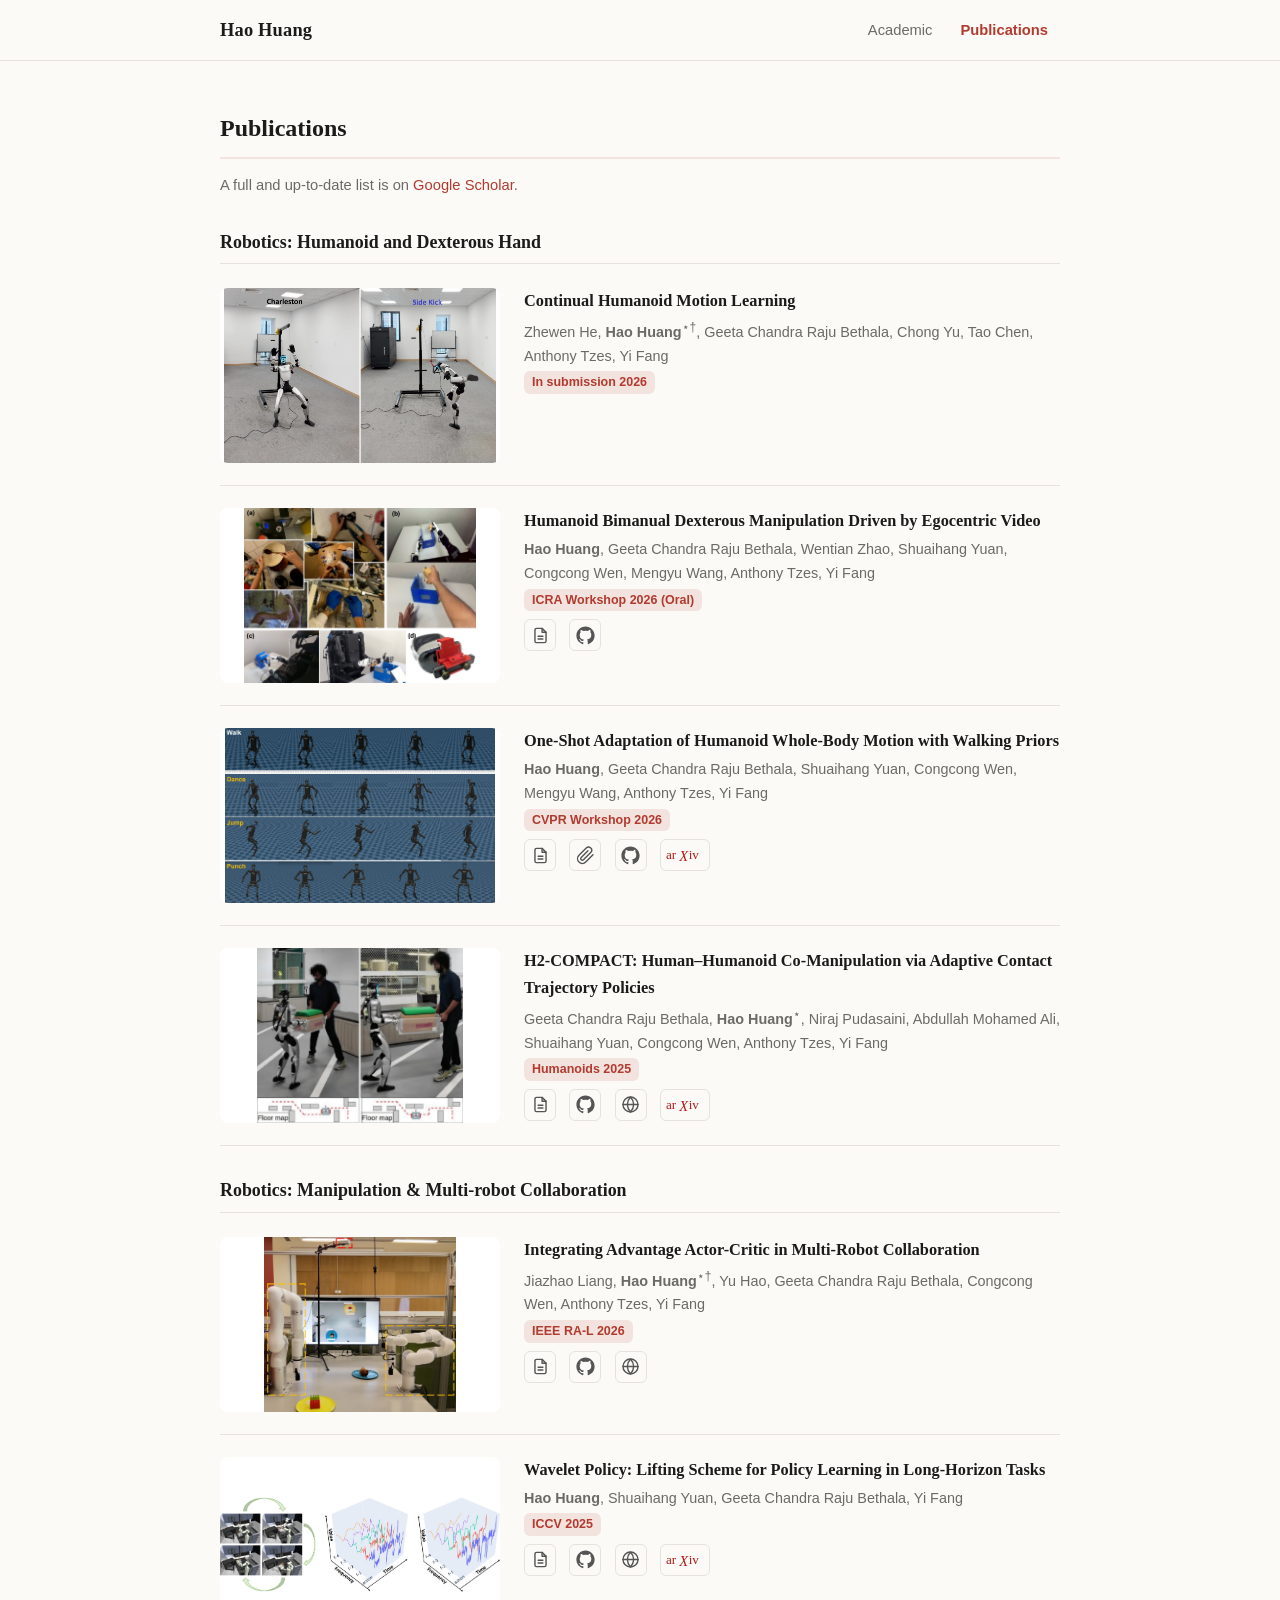
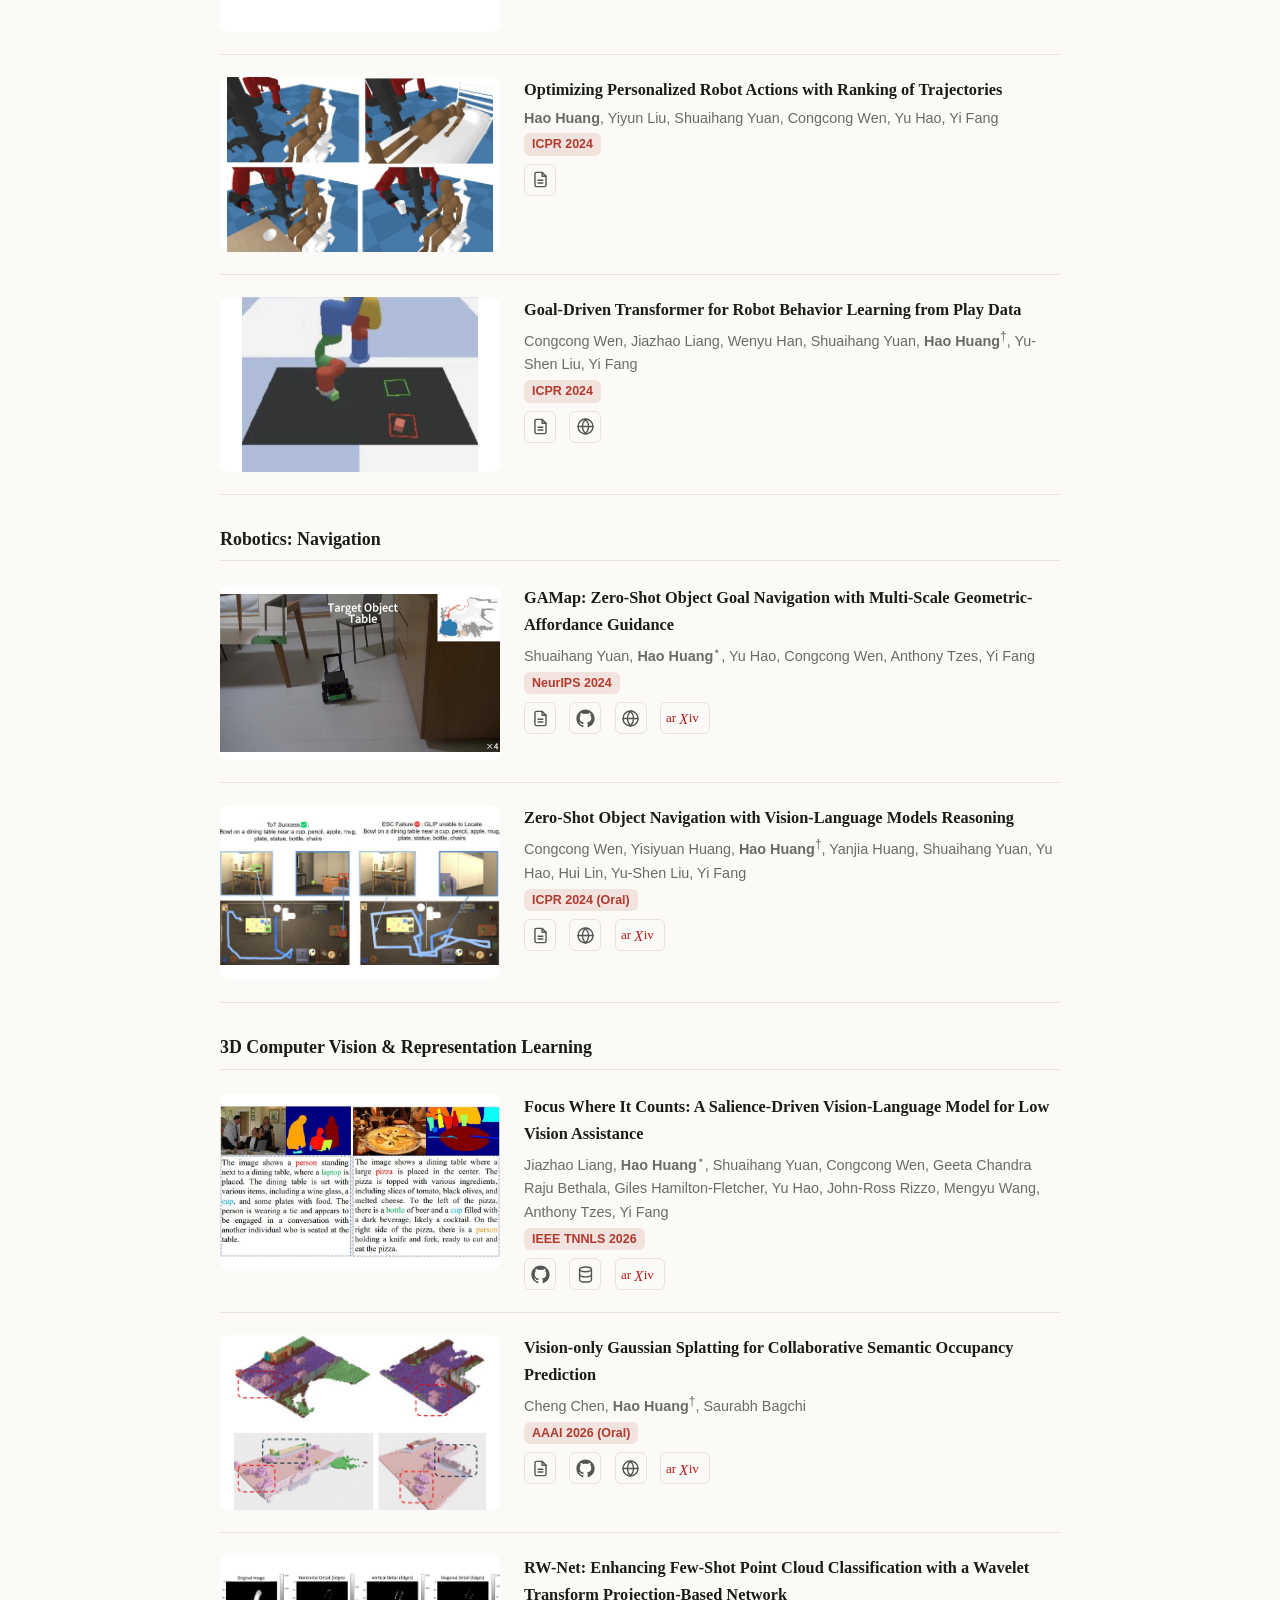
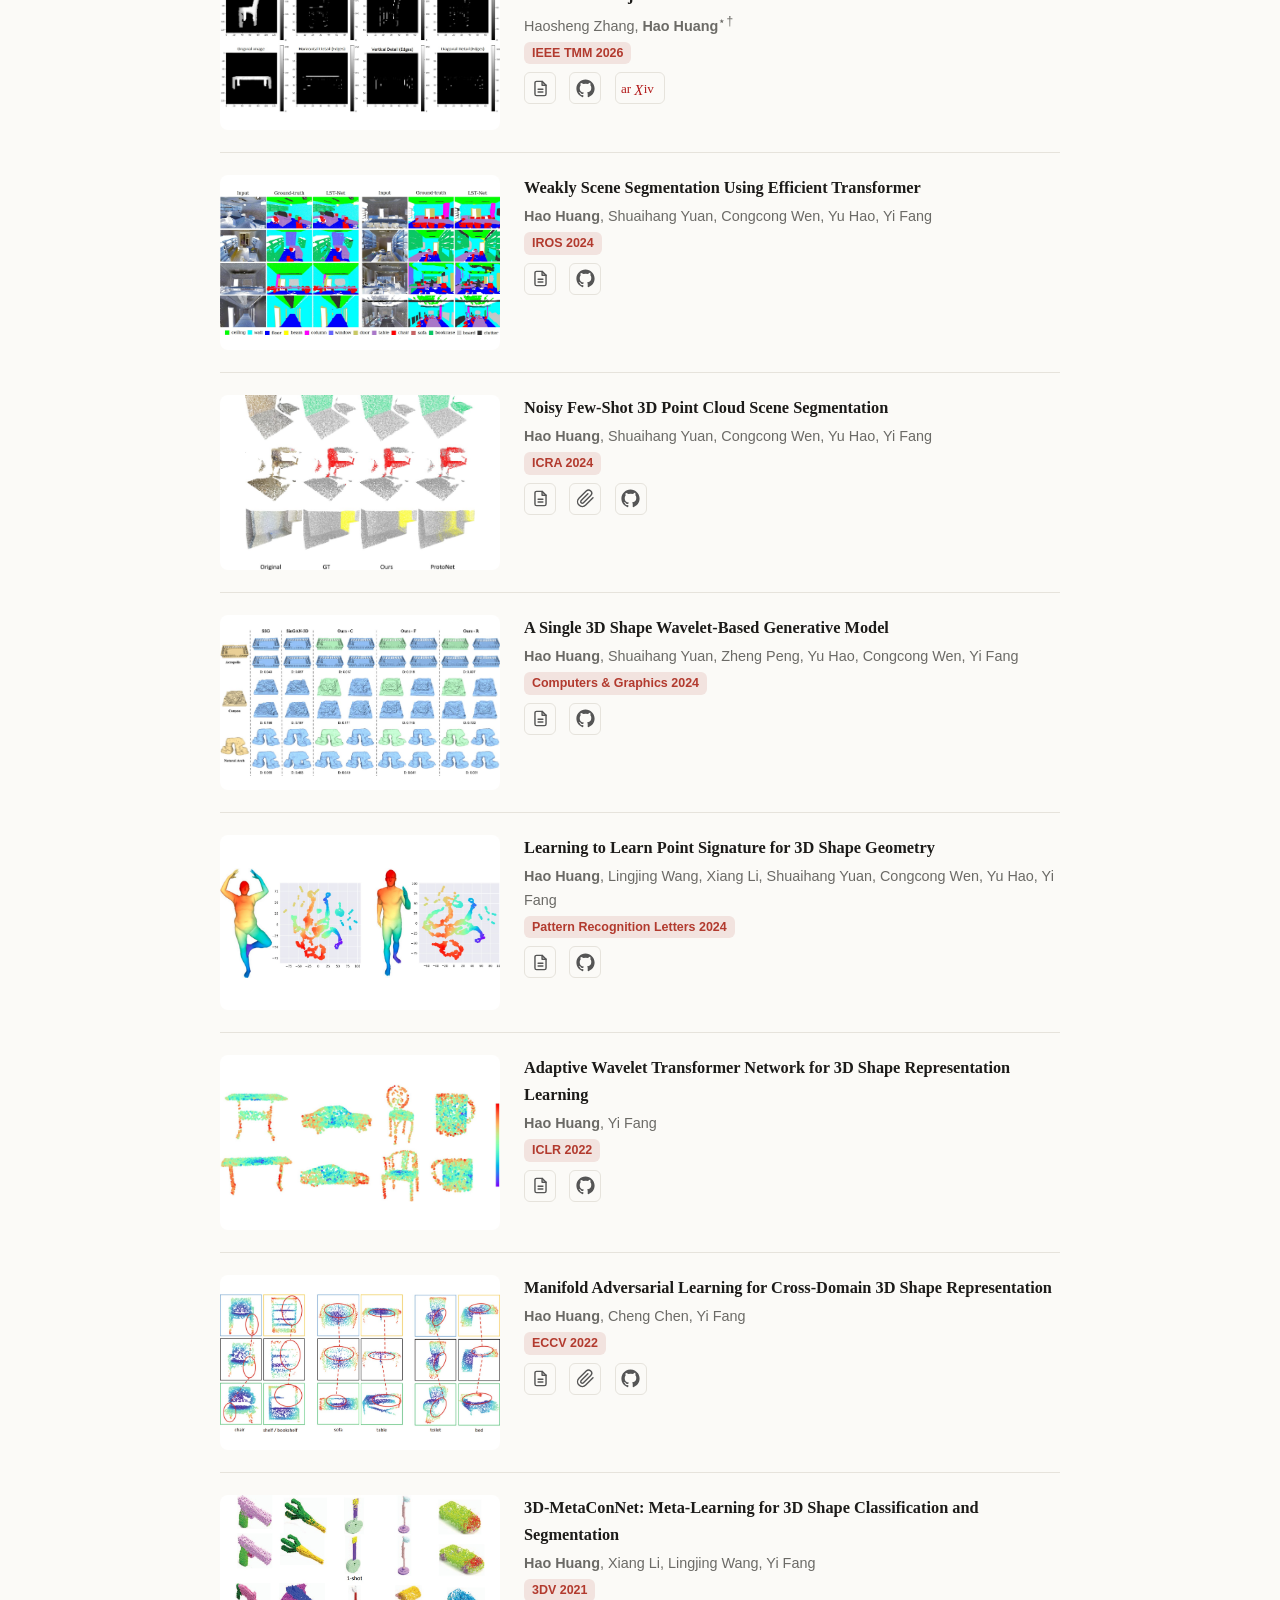
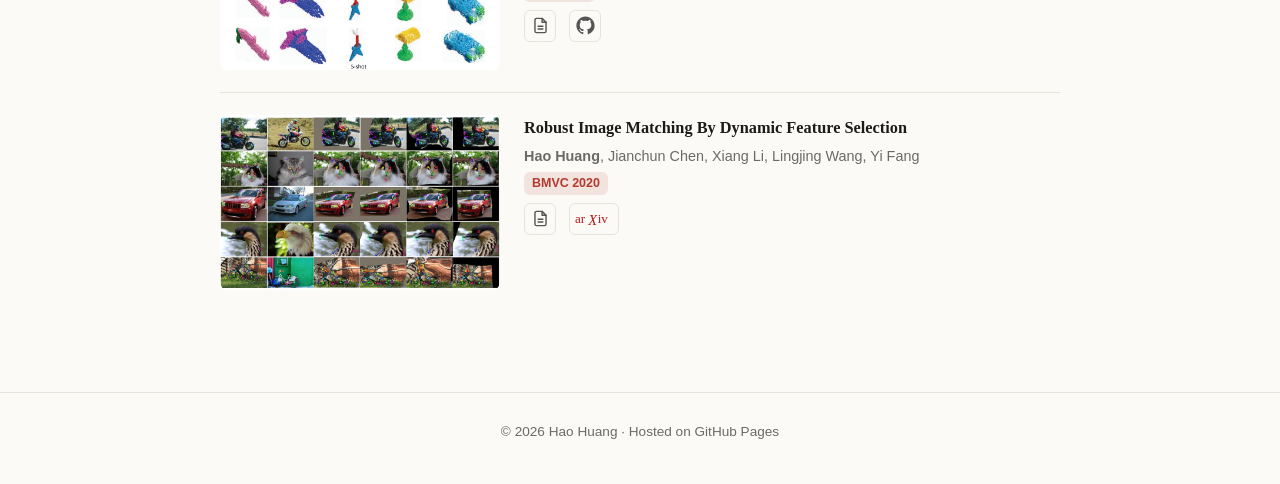
<file: publications.html>
<!DOCTYPE html>
<html lang="en">
<head>
<meta charset="utf-8">
<meta name="viewport" content="width=device-width, initial-scale=1">
<title>Publications · Hao Huang</title>
<link rel="stylesheet" href="assets/style.css">
</head>
<body>
<nav class="nav"><div class="nav-inner">
  <a class="brand" href="index.html">Hao Huang</a>
  <button class="nav-toggle" aria-label="Menu" onclick="document.getElementById('nl').classList.toggle('open')">☰</button>
  <div class="nav-links" id="nl">
    <a href="index.html">Academic</a>
    <a href="publications.html" class="active">Publications</a>
    <!--
    <a href="teaching.html">Teaching</a>
    <a href="realme.html">RealMe</a>
    -->

  </div>
</div></nav>

<main class="wrap">
  <section style="margin-top:8px;">
    <h2>Publications</h2>
    <p style="color:var(--muted);font-size:.92rem;">A full and up-to-date list is on
      <a href="https://scholar.google.com/citations?user=SsZ7BooAAAAJ" target="_blank" rel="noopener">Google Scholar</a>.</p>

    <h3 class="pub-section">Robotics: Humanoid and Dexterous Hand</h3>

    <div class="pub">
      <img class="pub-thumb pub-thumb-contain" src="assets/img/pubs/continue_g1.jpg" alt="Continual Humanoid Motion Learning" onerror="this.style.opacity=.4">
      <div>
        <div class="pub-title">Continual Humanoid Motion Learning</div>
        <div class="pub-authors">Zhewen He, <strong>Hao Huang</strong><sup>&#8902;&#8224;</sup>, Geeta Chandra Raju Bethala, Chong Yu, Tao Chen, Anthony Tzes, Yi Fang</div>
        <div class="pub-venue"><span class="venue-tag">In submission 2026</span></div>
      </div>
    </div>

    <div class="pub">
      <img class="pub-thumb pub-thumb-contain" src="assets/img/pubs/ego_dex.jpg" alt="Humanoid Bimanual Dexterous Manipulation Driven by Egocentric Video" onerror="this.style.opacity=.4">
      <div>
        <div class="pub-title">Humanoid Bimanual Dexterous Manipulation Driven by Egocentric Video</div>
        <div class="pub-authors"><strong>Hao Huang</strong>, Geeta Chandra Raju Bethala, Wentian Zhao, Shuaihang Yuan, Congcong Wen, Mengyu Wang, Anthony Tzes, Yi Fang</div>
        <div class="pub-venue"><span class="venue-tag">ICRA Workshop 2026 (Oral)</span></div>
        <div class="pub-links">
          <a class="pl ic-paper" href="https://openreview.net/forum?id=tR0z5vm4Ha" target="_blank" rel="noopener" title="Paper" aria-label="Paper"></a>
          <a class="pl ic-code" href="https://github.com/hhuang-code/bi-dex-egovid" target="_blank" rel="noopener" title="Code" aria-label="Code"></a>        </div>
      </div>
    </div>

    <div class="pub">
      <img class="pub-thumb pub-thumb-contain" src="assets/img/pubs/one_shot.jpg" alt="One-Shot Adaptation of Humanoid Whole-Body Motion with Walking Priors" onerror="this.style.opacity=.4">
      <div>
        <div class="pub-title">One-Shot Adaptation of Humanoid Whole-Body Motion with Walking Priors</div>
        <div class="pub-authors"><strong>Hao Huang</strong>, Geeta Chandra Raju Bethala, Shuaihang Yuan, Congcong Wen, Mengyu Wang, Anthony Tzes, Yi Fang</div>
        <div class="pub-venue"><span class="venue-tag">CVPR Workshop 2026</span></div>
        <div class="pub-links">
          <a class="pl ic-paper" href="https://openaccess.thecvf.com/content/CVPR2026W/SenseOfSpace/papers/Huang_One-shot_Adaptation_of_Humanoid_Whole-body_Motion_with_Walking_Priors_CVPRW_2026_paper.pdf" target="_blank" rel="noopener" title="Paper" aria-label="Paper"></a>
          <a class="pl ic-supp" href="https://openaccess.thecvf.com/content/CVPR2026W/SenseOfSpace/supplemental/Huang_One-shot_Adaptation_of_CVPRW_2026_supplemental.pdf" target="_blank" rel="noopener" title="Supplemental" aria-label="Supplemental"></a>          <a class="pl ic-code" href="https://github.com/hhuang-code/One-shot-WBM" target="_blank" rel="noopener" title="Code" aria-label="Code"></a>          <a class="pl ic-arxiv" href="https://arxiv.org/abs/2510.25241" target="_blank" rel="noopener" title="arXiv" aria-label="arXiv"></a>
        </div>
      </div>
    </div>

    <div class="pub">
      <img class="pub-thumb pub-thumb-contain" src="assets/img/pubs/h2compact.jpg" alt="H2-COMPACT: Human–Humanoid Co-Manipulation via Adaptive Contact Trajectory Policies" onerror="this.style.opacity=.4">
      <div>
        <div class="pub-title">H2-COMPACT: Human&#8211;Humanoid Co-Manipulation via Adaptive Contact Trajectory Policies</div>
        <div class="pub-authors">Geeta Chandra Raju Bethala, <strong>Hao Huang</strong><sup>&#8902;</sup>, Niraj Pudasaini, Abdullah Mohamed Ali, Shuaihang Yuan, Congcong Wen, Anthony Tzes, Yi Fang</div>
        <div class="pub-venue"><span class="venue-tag">Humanoids 2025</span></div>
        <div class="pub-links">
          <a class="pl ic-paper" href="https://ieeexplore.ieee.org/stamp/stamp.jsp?arnumber=11203041" target="_blank" rel="noopener" title="Paper" aria-label="Paper"></a>
          <a class="pl ic-code" href="https://github.com/hhuang-code/H2-Compact" target="_blank" rel="noopener" title="Code" aria-label="Code"></a>
          <a class="pl ic-webpage" href="https://h2compact.github.io/h2compact/" target="_blank" rel="noopener" title="Webpage" aria-label="Webpage"></a>
          <a class="pl ic-arxiv" href="https://arxiv.org/abs/2505.17627" target="_blank" rel="noopener" title="arXiv" aria-label="arXiv"></a>
        </div>
      </div>
    </div>

    <h3 class="pub-section">Robotics: Manipulation &amp; Multi-robot Collaboration</h3>

    <div class="pub">
      <img class="pub-thumb pub-thumb-contain" src="assets/img/pubs/a2c.jpg" alt="Integrating Advantage Actor-Critic in Multi-Robot Collaboration" onerror="this.style.opacity=.4">
      <div>
        <div class="pub-title">Integrating Advantage Actor-Critic in Multi-Robot Collaboration</div>
        <div class="pub-authors">Jiazhao Liang, <strong>Hao Huang</strong><sup>&#8902;&#8224;</sup>, Yu Hao, Geeta Chandra Raju Bethala, Congcong Wen, Anthony Tzes, Yi Fang</div>
        <div class="pub-venue"><span class="venue-tag">IEEE RA-L 2026</span></div>
        <div class="pub-links">
          <a class="pl ic-paper" href="https://ieeexplore.ieee.org/stamp/stamp.jsp?tp=&arnumber=11434525" target="_blank" rel="noopener" title="Paper" aria-label="Paper"></a>
          <a class="pl ic-code" href="https://github.com/A2C-collab/A2C_collab" target="_blank" rel="noopener" title="Code" aria-label="Code"></a>
          <a class="pl ic-webpage" href="https://a2c-collab.github.io/A2C_collab" target="_blank" rel="noopener" title="Webpage" aria-label="Webpage"></a>
        </div>
      </div>
    </div>

    <div class="pub">
      <img class="pub-thumb pub-thumb-contain" src="assets/img/pubs/wavelet_policy.jpg" alt="Wavelet Policy: Lifting Scheme for Policy Learning in Long-Horizon Tasks" onerror="this.style.opacity=.4">
      <div>
        <div class="pub-title">Wavelet Policy: Lifting Scheme for Policy Learning in Long-Horizon Tasks</div>
        <div class="pub-authors"><strong>Hao Huang</strong>, Shuaihang Yuan, Geeta Chandra Raju Bethala, Yi Fang</div>
        <div class="pub-venue"><span class="venue-tag">ICCV 2025</span></div>
        <div class="pub-links">
          <a class="pl ic-paper" href="https://openaccess.thecvf.com/content/ICCV2025/papers/Huang_Wavelet_Policy_Lifting_Scheme_for_Policy_Learning_in_Long-Horizon_Tasks_ICCV_2025_paper.pdf" target="_blank" rel="noopener" title="Paper" aria-label="Paper"></a>
          <a class="pl ic-code" href="https://github.com/hhuang-code/Wavelet_Policy" target="_blank" rel="noopener" title="Code" aria-label="Code"></a>
          <a class="pl ic-webpage" href="https://hhuang-code.github.io/wavelet_policy/" target="_blank" rel="noopener" title="Webpage" aria-label="Webpage"></a>
          <a class="pl ic-arxiv" href="https://arxiv.org/abs/2507.04331" target="_blank" rel="noopener" title="arXiv" aria-label="arXiv"></a>
        </div>
      </div>
    </div>

    <div class="pub">
      <img class="pub-thumb pub-thumb-contain" src="assets/img/pubs/pbrl_assistive.jpg" alt="Optimizing Personalized Robot Actions with Ranking of Trajectories" onerror="this.style.opacity=.4">
      <div>
        <div class="pub-title">Optimizing Personalized Robot Actions with Ranking of Trajectories</div>
        <div class="pub-authors"><strong>Hao Huang</strong>, Yiyun Liu, Shuaihang Yuan, Congcong Wen, Yu Hao, Yi Fang</div>
        <div class="pub-venue"><span class="venue-tag">ICPR 2024</span></div>
        <div class="pub-links">
          <a class="pl ic-paper" href="https://link.springer.com/chapter/10.1007/978-3-031-78110-0_1" target="_blank" rel="noopener" title="Paper" aria-label="Paper"></a>        </div>
      </div>
    </div>

    <div class="pub">
      <img class="pub-thumb pub-thumb-contain" src="assets/img/pubs/gdt_bl.jpg" alt="Goal-Driven Transformer for Robot Behavior Learning from Play Data" onerror="this.style.opacity=.4">
      <div>
        <div class="pub-title">Goal-Driven Transformer for Robot Behavior Learning from Play Data</div>
        <div class="pub-authors">Congcong Wen, Jiazhao Liang, Wenyu Han, Shuaihang Yuan, <strong>Hao Huang</strong><sup>&#8224;</sup>, Yu-Shen Liu, Yi Fang</div>
        <div class="pub-venue"><span class="venue-tag">ICPR 2024</span></div>
        <div class="pub-links">
          <a class="pl ic-paper" href="https://link.springer.com/chapter/10.1007/978-3-031-78113-1_23" target="_blank" rel="noopener" title="Paper" aria-label="Paper"></a>
          <a class="pl ic-webpage" href="https://gdt-bl.github.io/" target="_blank" rel="noopener" title="Webpage" aria-label="Webpage"></a>
        </div>
      </div>
    </div>

    <h3 class="pub-section">Robotics: Navigation</h3>

    <div class="pub">
      <img class="pub-thumb pub-thumb-contain" src="assets/img/pubs/gamap.jpg" alt="GAMap: Zero-Shot Object Goal Navigation with Multi-Scale Geometric-Affordance Guidance" onerror="this.style.opacity=.4">
      <div>
        <div class="pub-title">GAMap: Zero-Shot Object Goal Navigation with Multi-Scale Geometric-Affordance Guidance</div>
        <div class="pub-authors">Shuaihang Yuan, <strong>Hao Huang</strong><sup>&#8902;</sup>, Yu Hao, Congcong Wen, Anthony Tzes, Yi Fang</div>
        <div class="pub-venue"><span class="venue-tag">NeurIPS 2024</span></div>
        <div class="pub-links">
          <a class="pl ic-paper" href="https://proceedings.neurips.cc/paper_files/paper/2024/file/459d93dad139eb084c365d40a57eada3-Paper-Conference.pdf" target="_blank" rel="noopener" title="Paper" aria-label="Paper"></a>
          <a class="pl ic-code" href="https://github.com/shalexyuan/GAMap/" target="_blank" rel="noopener" title="Code" aria-label="Code"></a>
          <a class="pl ic-webpage" href="https://shalexyuan.github.io/GAMap/" target="_blank" rel="noopener" title="Webpage" aria-label="Webpage"></a>
          <a class="pl ic-arxiv" href="https://arxiv.org/abs/2410.23978" target="_blank" rel="noopener" title="arXiv" aria-label="arXiv"></a>
        </div>
      </div>
    </div>

    <div class="pub">
      <img class="pub-thumb pub-thumb-contain" src="assets/img/pubs/vltnet.jpg" alt="Zero-Shot Object Navigation with Vision-Language Models Reasoning" onerror="this.style.opacity=.4">
      <div>
        <div class="pub-title">Zero-Shot Object Navigation with Vision-Language Models Reasoning</div>
        <div class="pub-authors">Congcong Wen, Yisiyuan Huang, <strong>Hao Huang</strong><sup>&#8224;</sup>, Yanjia Huang, Shuaihang Yuan, Yu Hao, Hui Lin, Yu-Shen Liu, Yi Fang</div>
        <div class="pub-venue"><span class="venue-tag">ICPR 2024 (Oral)</span></div>
        <div class="pub-links">
          <a class="pl ic-paper" href="https://link.springer.com/chapter/10.1007/978-3-031-78456-9_25" target="_blank" rel="noopener" title="Paper" aria-label="Paper"></a>          <a class="pl ic-webpage" href="https://vlt-lzson.github.io/" target="_blank" rel="noopener" title="Webpage" aria-label="Webpage"></a>
          <a class="pl ic-arxiv" href="https://arxiv.org/pdf/2410.18570" target="_blank" rel="noopener" title="arXiv" aria-label="arXiv"></a>
        </div>
      </div>
    </div>

    <h3 class="pub-section">3D Computer Vision &amp; Representation Learning</h3>

    <div class="pub">
      <img class="pub-thumb pub-thumb-contain" src="assets/img/pubs/salience_llava.jpg" alt="Focus Where It Counts: A Salience-Driven Vision-Language Model for Low Vision Assistance" onerror="this.style.opacity=.4">
      <div>
        <div class="pub-title">Focus Where It Counts: A Salience-Driven Vision-Language Model for Low Vision Assistance</div>
        <div class="pub-authors">Jiazhao Liang, <strong>Hao Huang</strong><sup>&#8902;</sup>, Shuaihang Yuan, Congcong Wen, Geeta Chandra Raju Bethala, Giles Hamilton-Fletcher, Yu Hao, John-Ross Rizzo, Mengyu Wang, Anthony Tzes, Yi Fang</div>
        <div class="pub-venue"><span class="venue-tag">IEEE TNNLS 2026</span></div>
        <div class="pub-links">
          <a class="pl ic-code" href="https://github.com/topo-focus/Topofocus" target="_blank" rel="noopener" title="Code" aria-label="Code"></a>
          <a class="pl ic-dataset" href="https://drive.google.com/file/d/1zxZJOPXhlaRaUoEccA_0QA5ERH6jeezZ/" target="_blank" rel="noopener" title="Dataset" aria-label="Dataset"></a>
          <a class="pl ic-arxiv" href="https://arxiv.org/abs/2608.28218" target="_blank" rel="noopener" title="arXiv" aria-label="arXiv"></a>
        </div>
      </div>
    </div>

    <div class="pub">
      <img class="pub-thumb pub-thumb-contain" src="assets/img/pubs/vision_gs.jpg" alt="Vision-only Gaussian Splatting for Collaborative Semantic Occupancy Prediction" onerror="this.style.opacity=.4">
      <div>
        <div class="pub-title">Vision-only Gaussian Splatting for Collaborative Semantic Occupancy Prediction</div>
        <div class="pub-authors">Cheng Chen, <strong>Hao Huang</strong><sup>&#8224;</sup>, Saurabh Bagchi</div>
        <div class="pub-venue"><span class="venue-tag">AAAI 2026 (Oral)</span></div>
        <div class="pub-links">
          <a class="pl ic-paper" href="https://ojs.aaai.org/index.php/AAAI/article/view/37269/41231" target="_blank" rel="noopener" title="Paper" aria-label="Paper"></a>
          <a class="pl ic-code" href="https://github.com/ChengChen2020/VOGS-CP" target="_blank" rel="noopener" title="Code" aria-label="Code"></a>
          <a class="pl ic-webpage" href="https://chengchen2020.github.io/VOGS-CP/" target="_blank" rel="noopener" title="Webpage" aria-label="Webpage"></a>
          <a class="pl ic-arxiv" href="https://arxiv.org/abs/2508.10936" target="_blank" rel="noopener" title="arXiv" aria-label="arXiv"></a>
        </div>
      </div>
    </div>

    <div class="pub">
      <img class="pub-thumb pub-thumb-contain" src="assets/img/pubs/rw_net.jpg" alt="RW-Net: Enhancing Few-Shot Point Cloud Classification with a Wavelet Transform Projection-Based Network" onerror="this.style.opacity=.4">
      <div>
        <div class="pub-title">RW-Net: Enhancing Few-Shot Point Cloud Classification with a Wavelet Transform Projection-Based Network</div>
        <div class="pub-authors">Haosheng Zhang, <strong>Hao Huang</strong><sup>&#8902;&#8224;</sup></div>
        <div class="pub-venue"><span class="venue-tag">IEEE TMM 2026</span></div>
        <div class="pub-links">
          <a class="pl ic-paper" href="https://ieeexplore.ieee.org/stamp/stamp.jsp?arnumber=11471252" target="_blank" rel="noopener" title="Paper" aria-label="Paper"></a>
          <a class="pl ic-code" href="https://github.com/zhs27/RW-Net" target="_blank" rel="noopener" title="Code" aria-label="Code"></a>          <a class="pl ic-arxiv" href="https://arxiv.org/abs/2501.03221" target="_blank" rel="noopener" title="arXiv" aria-label="arXiv"></a>
        </div>
      </div>
    </div>

    <div class="pub">
      <img class="pub-thumb pub-thumb-contain" src="assets/img/pubs/lst_net.jpg" alt="Weakly Scene Segmentation Using Efficient Transformer" onerror="this.style.opacity=.4">
      <div>
        <div class="pub-title">Weakly Scene Segmentation Using Efficient Transformer</div>
        <div class="pub-authors"><strong>Hao Huang</strong>, Shuaihang Yuan, Congcong Wen, Yu Hao, Yi Fang</div>
        <div class="pub-venue"><span class="venue-tag">IROS 2024</span></div>
        <div class="pub-links">
          <a class="pl ic-paper" href="https://ieeexplore.ieee.org/stamp/stamp.jsp?tp=&arnumber=10802479" target="_blank" rel="noopener" title="Paper" aria-label="Paper"></a>
          <a class="pl ic-code" href="https://github.com/hhuang-code/LST-Net" target="_blank" rel="noopener" title="Code" aria-label="Code"></a>        </div>
      </div>
    </div>

    <div class="pub">
      <img class="pub-thumb pub-thumb-contain" src="assets/img/pubs/noisy_few.jpg" alt="Noisy Few-Shot 3D Point Cloud Scene Segmentation" onerror="this.style.opacity=.4">
      <div>
        <div class="pub-title">Noisy Few-Shot 3D Point Cloud Scene Segmentation</div>
        <div class="pub-authors"><strong>Hao Huang</strong>, Shuaihang Yuan, Congcong Wen, Yu Hao, Yi Fang</div>
        <div class="pub-venue"><span class="venue-tag">ICRA 2024</span></div>
        <div class="pub-links">
          <a class="pl ic-paper" href="https://ieeexplore.ieee.org/stamp/stamp.jsp?tp=&arnumber=10611583" target="_blank" rel="noopener" title="Paper" aria-label="Paper"></a>
          <a class="pl ic-supp" href="https://github.com/hhuang-code/Noisy_Fewshot_Segmentation/blob/main/Appendix.pdf" target="_blank" rel="noopener" title="Supplemental" aria-label="Supplemental"></a>
          <a class="pl ic-code" href="https://github.com/hhuang-code/Noisy_Fewshot_Segmentation" target="_blank" rel="noopener" title="Code" aria-label="Code"></a>        </div>
      </div>
    </div>

    <div class="pub">
      <img class="pub-thumb pub-thumb-contain" src="assets/img/pubs/single_shape.jpg" alt="A Single 3D Shape Wavelet-Based Generative Model" onerror="this.style.opacity=.4">
      <div>
        <div class="pub-title">A Single 3D Shape Wavelet-Based Generative Model</div>
        <div class="pub-authors"><strong>Hao Huang</strong>, Shuaihang Yuan, Zheng Peng, Yu Hao, Congcong Wen, Yi Fang</div>
        <div class="pub-venue"><span class="venue-tag">Computers &amp; Graphics 2024</span></div>
        <div class="pub-links">
          <a class="pl ic-paper" href="https://www.sciencedirect.com/science/article/pii/S0097849324000189" target="_blank" rel="noopener" title="Paper" aria-label="Paper"></a>
          <a class="pl ic-code" href="https://github.com/hhuang-code/SinWavelet" target="_blank" rel="noopener" title="Code" aria-label="Code"></a>        </div>
      </div>
    </div>

    <div class="pub">
      <img class="pub-thumb pub-thumb-contain" src="assets/img/pubs/point_signature.jpg" alt="Learning to Learn Point Signature for 3D Shape Geometry" onerror="this.style.opacity=.4">
      <div>
        <div class="pub-title">Learning to Learn Point Signature for 3D Shape Geometry</div>
        <div class="pub-authors"><strong>Hao Huang</strong>, Lingjing Wang, Xiang Li, Shuaihang Yuan, Congcong Wen, Yu Hao, Yi Fang</div>
        <div class="pub-venue"><span class="venue-tag">Pattern Recognition Letters 2024</span></div>
        <div class="pub-links">
          <a class="pl ic-paper" href="https://www.sciencedirect.com/science/article/pii/S0167865524001922" target="_blank" rel="noopener" title="Paper" aria-label="Paper"></a>
          <a class="pl ic-code" href="https://github.com/hhuang-code/MEPS" target="_blank" rel="noopener" title="Code" aria-label="Code"></a>        </div>
      </div>
    </div>

    <div class="pub">
      <img class="pub-thumb pub-thumb-contain" src="assets/img/pubs/awt_net.jpg" alt="Adaptive Wavelet Transformer Network for 3D Shape Representation Learning" onerror="this.style.opacity=.4">
      <div>
        <div class="pub-title">Adaptive Wavelet Transformer Network for 3D Shape Representation Learning</div>
        <div class="pub-authors"><strong>Hao Huang</strong>, Yi Fang</div>
        <div class="pub-venue"><span class="venue-tag">ICLR 2022</span></div>
        <div class="pub-links">
          <a class="pl ic-paper" href="https://openreview.net/pdf?id=5MLb3cLCJY" target="_blank" rel="noopener" title="Paper" aria-label="Paper"></a>
          <a class="pl ic-code" href="https://github.com/hhuang-code/AWT-Net" target="_blank" rel="noopener" title="Code" aria-label="Code"></a>        </div>
      </div>
    </div>

    <div class="pub">
      <img class="pub-thumb pub-thumb-contain" src="assets/img/pubs/manifold.jpg" alt="Manifold Adversarial Learning for Cross-Domain 3D Shape Representation" onerror="this.style.opacity=.4">
      <div>
        <div class="pub-title">Manifold Adversarial Learning for Cross-Domain 3D Shape Representation</div>
        <div class="pub-authors"><strong>Hao Huang</strong>, Cheng Chen, Yi Fang</div>
        <div class="pub-venue"><span class="venue-tag">ECCV 2022</span></div>
        <div class="pub-links">
          <a class="pl ic-paper" href="https://link.springer.com/chapter/10.1007/978-3-031-19809-0_16" target="_blank" rel="noopener" title="Paper" aria-label="Paper"></a>
          <a class="pl ic-supp" href="https://static-content.springer.com/esm/chp%3A10.1007%2F978-3-031-19809-0_16/MediaObjects/539992_1_En_16_MOESM1_ESM.pdf" target="_blank" rel="noopener" title="Supplemental" aria-label="Supplemental"></a>
          <a class="pl ic-code" href="https://github.com/hhuang-code/AdvMMS" target="_blank" rel="noopener" title="Code" aria-label="Code"></a>        </div>
      </div>
    </div>

    <div class="pub">
      <img class="pub-thumb pub-thumb-contain" src="assets/img/pubs/3dmetacon.jpg" alt="3D-MetaConNet: Meta-Learning for 3D Shape Classification and Segmentation" onerror="this.style.opacity=.4">
      <div>
        <div class="pub-title">3D-MetaConNet: Meta-Learning for 3D Shape Classification and Segmentation</div>
        <div class="pub-authors"><strong>Hao Huang</strong>, Xiang Li, Lingjing Wang, Yi Fang</div>
        <div class="pub-venue"><span class="venue-tag">3DV 2021</span></div>
        <div class="pub-links">
          <a class="pl ic-paper" href="https://ieeexplore.ieee.org/stamp/stamp.jsp?arnumber=9665930" target="_blank" rel="noopener" title="Paper" aria-label="Paper"></a>          <a class="pl ic-code" href="https://github.com/hhuang-code/3d-metacon-net" target="_blank" rel="noopener" title="Code" aria-label="Code"></a>        </div>
      </div>
    </div>

    <div class="pub">
      <img class="pub-thumb pub-thumb-contain" src="assets/img/pubs/img_matching.jpg" alt="Robust Image Matching By Dynamic Feature Selection" onerror="this.style.opacity=.4">
      <div>
        <div class="pub-title">Robust Image Matching By Dynamic Feature Selection</div>
        <div class="pub-authors"><strong>Hao Huang</strong>, Jianchun Chen, Xiang Li, Lingjing Wang, Yi Fang</div>
        <div class="pub-venue"><span class="venue-tag">BMVC 2020</span></div>
        <div class="pub-links">
          <a class="pl ic-paper" href="https://www.bmva-archive.org.uk/bmvc/2020/assets/papers/0803.pdf" target="_blank" rel="noopener" title="Paper" aria-label="Paper"></a>
          <a class="pl ic-arxiv" href="https://arxiv.org/pdf/2008.05708" target="_blank" rel="noopener" title="arXiv" aria-label="arXiv"></a>
        </div>
      </div>
    </div>
  </section>
</main>

<footer class="footer">© <span id="yr"></span> Hao Huang · Hosted on GitHub Pages</footer>
<script>document.getElementById('yr').textContent=new Date().getFullYear();</script>
</body>
</html>
</file>
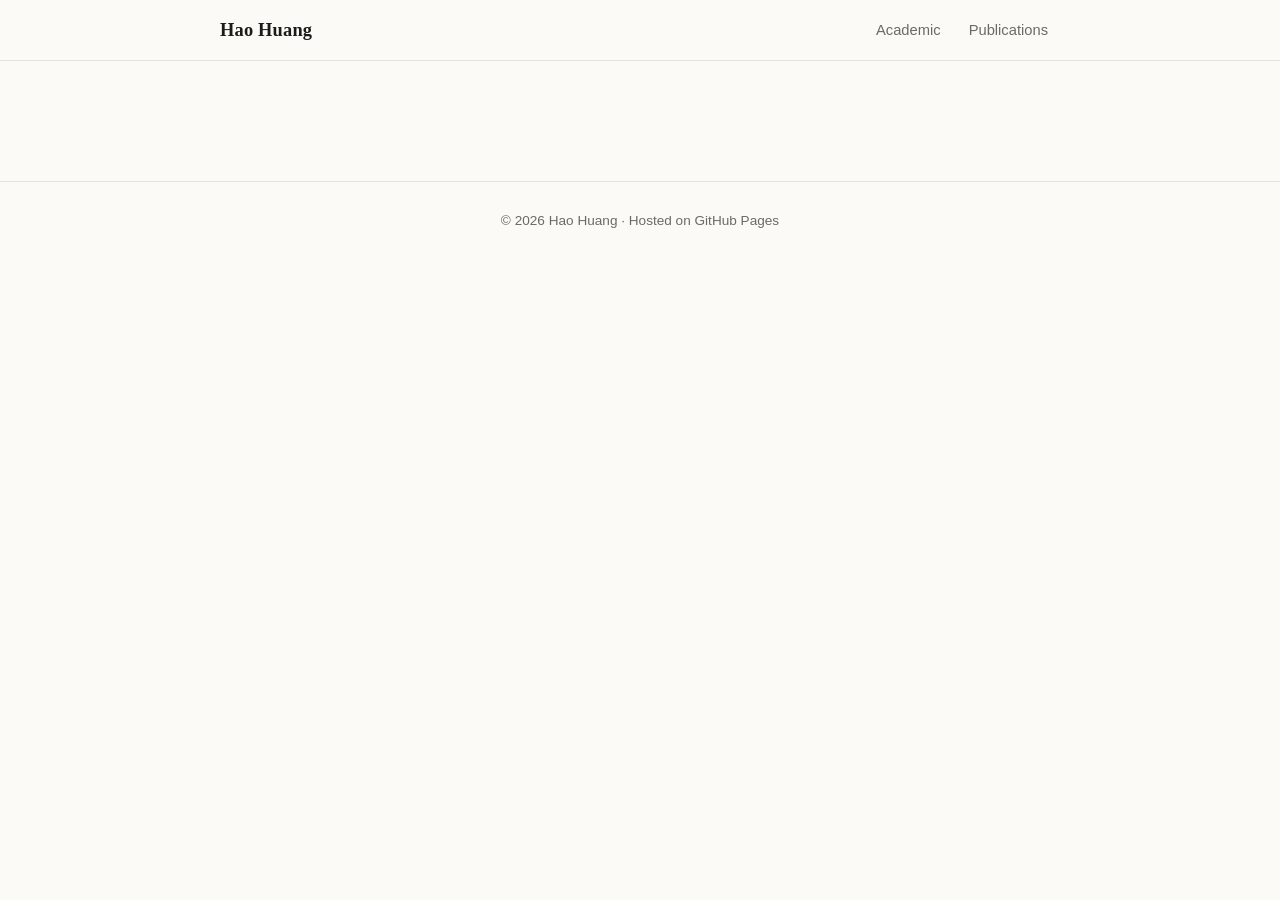
<file: realme.html>
<!DOCTYPE html>
<html lang="en">
<head>
<meta charset="utf-8">
<meta name="viewport" content="width=device-width, initial-scale=1">
<title>RealMe · Hao Huang</title>
<link rel="stylesheet" href="assets/style.css">
</head>
<body>
<nav class="nav"><div class="nav-inner">
  <a class="brand" href="index.html">Hao Huang</a>
  <button class="nav-toggle" aria-label="Menu" onclick="document.getElementById('nl').classList.toggle('open')">☰</button>
  <div class="nav-links" id="nl">
    <a href="index.html">Academic</a>
    <a href="publications.html">Publications</a>
    <!--
    <a href="teaching.html">Teaching</a>
    <a href="realme.html" class="active">RealMe</a>
    -->

  </div>
</div></nav>

<main class="wrap">
  <!-- RealMe content — fill in and uncomment for future use
  <section style="margin-top:8px;">
    <h2>RealMe</h2>
    <p></p>
    <div class="gallery">
      <div class="card"><img src="assets/img/PLACEHOLDER.jpg" alt="" onerror="this.style.opacity=.4"><div class="cap">Add a caption</div></div>
    </div>
  </section>
  -->
</main>

<footer class="footer">© <span id="yr"></span> Hao Huang · Hosted on GitHub Pages</footer>
<script>document.getElementById('yr').textContent=new Date().getFullYear();</script>
</body>
</html>
</file>
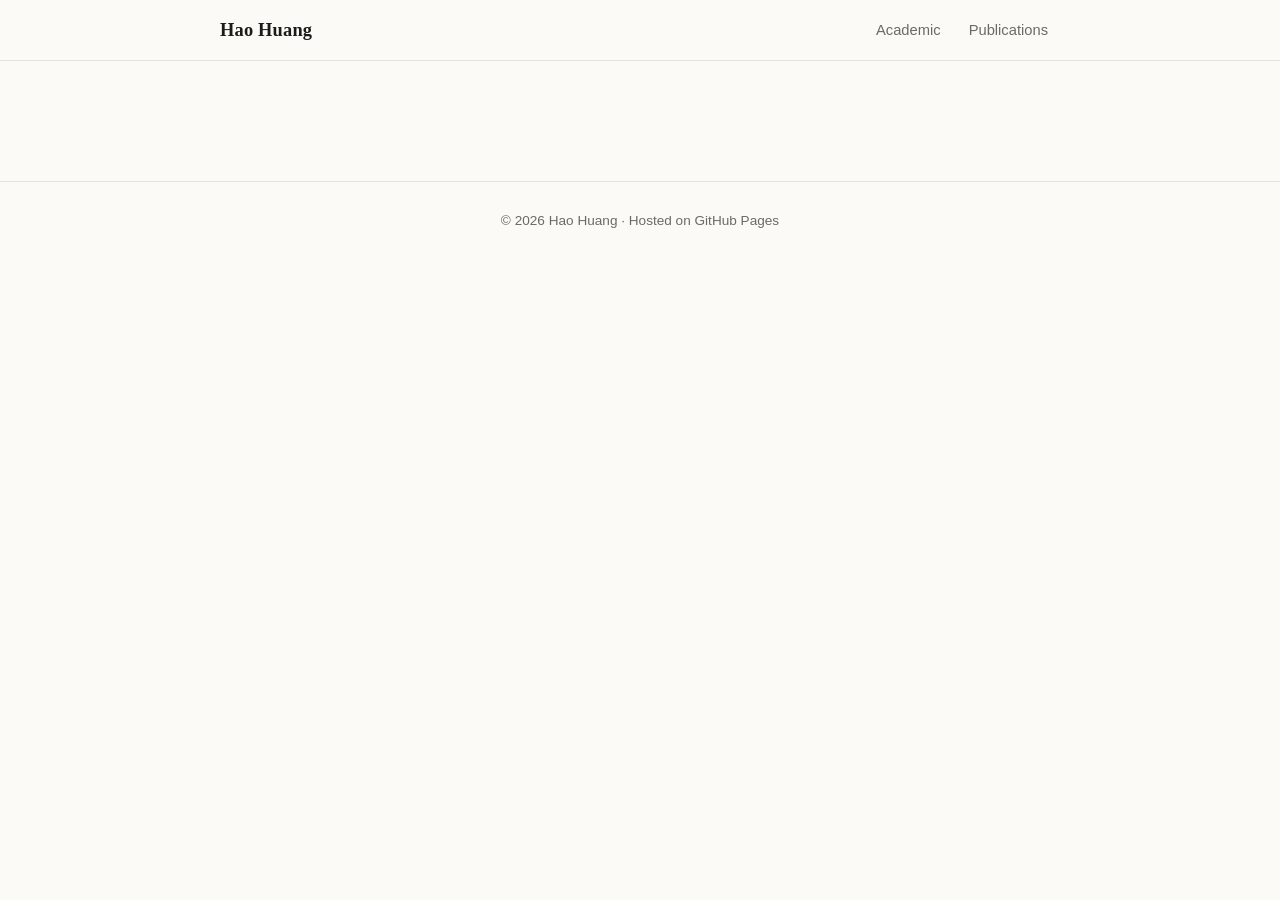
<file: teaching.html>
<!DOCTYPE html>
<html lang="en">
<head>
<meta charset="utf-8">
<meta name="viewport" content="width=device-width, initial-scale=1">
<title>Teaching · Hao Huang</title>
<link rel="stylesheet" href="assets/style.css">
</head>
<body>
<nav class="nav"><div class="nav-inner">
  <a class="brand" href="index.html">Hao Huang</a>
  <button class="nav-toggle" aria-label="Menu" onclick="document.getElementById('nl').classList.toggle('open')">☰</button>
  <div class="nav-links" id="nl">
    <a href="index.html">Academic</a>
    <a href="publications.html">Publications</a>
    <!--
    <a href="teaching.html" class="active">Teaching</a>
    <a href="realme.html">RealMe</a>
    -->

  </div>
</div></nav>

<main class="wrap">
  <!-- Teaching content — fill in and uncomment for future use
  <section style="margin-top:8px;">
    <h2>Teaching</h2>
    <ul class="clean-list">
      <li><span class="date"></span> · </li>
    </ul>
    <h3>Mentorship</h3>
    <p style="color:var(--muted);"></p>
  </section>
  -->
</main>

<footer class="footer">© <span id="yr"></span> Hao Huang · Hosted on GitHub Pages</footer>
<script>document.getElementById('yr').textContent=new Date().getFullYear();</script>
</body>
</html>
</file>
<file: assets/style.css>
:root {
  --bg: #fbfaf7;
  --surface: #ffffff;
  --ink: #1c1b19;
  --muted: #6b6a66;
  --accent: #b23a2e;
  --accent-soft: #f2e3df;
  --line: #e6e3dc;
  --radius: 14px;
  --max: 880px;
  --font: "Georgia", "Times New Roman", serif;
  --sans: -apple-system, BlinkMacSystemFont, "Segoe UI", Roboto, Helvetica, Arial, sans-serif;
}
/* keyword highlight colors */
.hl-red    { color:#b23a2e; font-weight:600; font-style:inherit; }
.hl-blue   { color:#2563eb; font-weight:600; font-style:inherit; }
.hl-teal   { color:#0d9488; font-weight:600; font-style:inherit; }
.hl-purple { color:#7c3aed; font-weight:600; font-style:inherit; }
.hl-green  { color:#15803d; font-weight:600; font-style:inherit; }
.hl-orange { color:#ea580c; font-weight:600; font-style:inherit; }

* { box-sizing: border-box; }
html { scroll-behavior: smooth; }
body { margin:0; background:var(--bg); color:var(--ink); font-family:var(--sans); line-height:1.65; font-size:16px; }
a { color:var(--accent); text-decoration:none; }
a:hover { text-decoration:underline; }
.nav { position:sticky; top:0; z-index:50; background:rgba(251,250,247,.9); backdrop-filter:saturate(180%) blur(10px); border-bottom:1px solid var(--line); }
.nav-inner { max-width:var(--max); margin:0 auto; padding:0 20px; display:flex; align-items:center; justify-content:space-between; height:60px; }
.brand { font-family:var(--font); font-weight:700; font-size:1.15rem; color:var(--ink); letter-spacing:.2px; }
.brand:hover { text-decoration:none; color:var(--accent); }
.nav-links { display:flex; gap:4px; }
.nav-links a { color:var(--muted); padding:6px 12px; border-radius:8px; font-size:.92rem; transition:background .15s,color .15s; }
.nav-links a:hover { background:var(--accent-soft); color:var(--accent); text-decoration:none; }
.nav-links a.active { color:var(--accent); font-weight:600; }
.nav-toggle { display:none; background:none; border:0; font-size:1.4rem; cursor:pointer; color:var(--ink); }
@media (max-width:640px){
  .nav-links { position:absolute; top:60px; left:0; right:0; flex-direction:column; background:var(--surface); border-bottom:1px solid var(--line); padding:8px 20px 16px; display:none; }
  .nav-links.open { display:flex; }
  .nav-toggle { display:block; }
}
.wrap { max-width:var(--max); margin:0 auto; padding:40px 20px 80px; }
section { margin-top:48px; }
h2 { font-family:var(--font); font-size:1.5rem; margin:0 0 4px; padding-bottom:8px; border-bottom:2px solid var(--accent-soft); }
h3 { font-family:var(--font); font-size:1.1rem; margin:20px 0 6px; }
.hero { display:grid; grid-template-columns:200px 1fr; gap:32px; align-items:center; margin-top:24px; }
.hero-photo { width:200px; height:200px; border-radius:50%; object-fit:cover; border:4px solid var(--surface); box-shadow:0 6px 24px rgba(0,0,0,.10); background:var(--accent-soft); }
.hero h1 { font-family:var(--font); font-size:2.1rem; margin:0 0 4px; }
.hero .role { color:var(--muted); font-size:1.05rem; margin:0 0 14px; }
.socials { display:flex; gap:10px; flex-wrap:wrap; }
.socials a { display:inline-flex; align-items:center; gap:6px; padding:6px 12px; border:1px solid var(--line); border-radius:999px; color:var(--ink); font-size:.85rem; background:var(--surface); transition:border-color .15s,color .15s; }
.socials a:hover { border-color:var(--accent); color:var(--accent); text-decoration:none; }
@media (max-width:640px){ .hero { grid-template-columns:1fr; justify-items:center; text-align:center; } .socials { justify-content:center; } }
.news { background:var(--surface); border:1px solid var(--line); border-left:4px solid var(--accent); border-radius:var(--radius); padding:18px 22px; margin-top:28px; }
.news p { margin:0 0 10px; }
.news p:last-child { margin-bottom:0; }
.flag { margin-right:4px; }
.clean-list { list-style:none; padding:0; margin:8px 0; }
.clean-list li { padding:8px 0 8px 20px; position:relative; border-bottom:1px dashed var(--line); }
.clean-list li:last-child { border-bottom:0; }
.clean-list li::before { content:""; position:absolute; left:2px; top:17px; width:7px; height:7px; background:var(--accent); border-radius:50%; }
.date { color:var(--accent); font-weight:600; font-variant-numeric:tabular-nums; }
.research-list { margin:8px 0; padding-left:20px; }
.research-list li { margin:6px 0; }
.gallery { display:grid; grid-template-columns:repeat(auto-fill,minmax(210px,1fr)); gap:18px; margin-top:16px; }
.card { background:var(--surface); border:1px solid var(--line); border-radius:var(--radius); overflow:hidden; transition:transform .15s,box-shadow .15s; }
.card:hover { transform:translateY(-3px); box-shadow:0 8px 22px rgba(0,0,0,.08); }
.carousel { display:flex; align-items:center; gap:10px; margin-top:16px; }
.carousel-track { display:grid; grid-auto-flow:column; grid-template-rows:repeat(2,auto); gap:18px; overflow-x:auto; scroll-behavior:smooth; scroll-snap-type:x mandatory; padding:4px 2px 10px; flex:1; }
.carousel-track .card { width:260px; scroll-snap-align:start; }
.carousel-btn { flex:0 0 auto; width:40px; height:40px; border-radius:50%; border:1px solid var(--line); background:var(--surface); color:var(--ink); font-size:1.5rem; line-height:1; cursor:pointer; display:flex; align-items:center; justify-content:center; transition:border-color .15s,color .15s; }
.carousel-btn:hover { border-color:var(--accent); color:var(--accent); }
.card img, .card video { width:100%; height:150px; object-fit:cover; display:block; background:var(--accent-soft); }
.card video.vfull { object-fit:contain; background:#000; }
.card .cap { padding:10px 12px; font-size:.85rem; color:var(--muted); }
.pub { display:grid; grid-template-columns:280px 1fr; gap:24px; padding:22px 0; border-bottom:1px solid var(--line); }
.pub:last-child { border-bottom:0; }
.pub-thumb { width:280px; height:175px; object-fit:cover; border-radius:8px; background:var(--accent-soft); border:1px solid var(--line); }
.pub-thumb-contain { object-fit:contain; background:#fff; border:0; }
.pub-title { font-weight:600; font-family:var(--font); font-size:1.02rem; }
.pub-authors { font-size:.9rem; color:var(--muted); margin:3px 0; }
.pub-venue { font-size:.85rem; }
.venue-tag { display:inline-block; background:var(--accent-soft); color:var(--accent); padding:1px 8px; border-radius:6px; font-size:.78rem; font-weight:600; }
.pub-links { margin-top:8px; }
.pub-links a.pl { display:inline-block; width:32px; height:32px; margin-right:9px; border:1px solid var(--line); border-radius:6px; background-repeat:no-repeat; background-position:center; background-size:19px 19px; vertical-align:middle; transition:border-color .15s; }
.pub-links a.pl:hover { border-color:var(--accent); }
.ic-paper { background-image:url("img/ic-paper.svg"); }
.ic-code { background-image:url("img/ic-code.svg"); }
.ic-webpage { background-image:url("img/ic-webpage.svg"); }
.ic-supp { background-image:url("img/ic-supp.svg"); }
.ic-dataset { background-image:url("img/ic-dataset.svg"); }
.pub-links a.pl.ic-arxiv { width:50px; background-image:url("img/ic-arxiv.svg"); background-size:38px auto; }
.pub-section { font-family:var(--font); font-size:1.12rem; margin:30px 0 2px; padding-bottom:6px; border-bottom:1px solid var(--line); }
.pub-note { color:var(--muted); font-size:.82rem; margin:4px 0 0; }
@media (max-width:640px){ .pub { grid-template-columns:1fr; } .pub-thumb { width:100%; height:200px; } }
.footer { border-top:1px solid var(--line); text-align:center; color:var(--muted); font-size:.85rem; padding:28px 20px 40px; }
.two-col { columns:2; column-gap:40px; }
.two-col .clean-list li { break-inside:avoid; }
@media (max-width:640px){ .two-col { columns:1; } }
</file>
